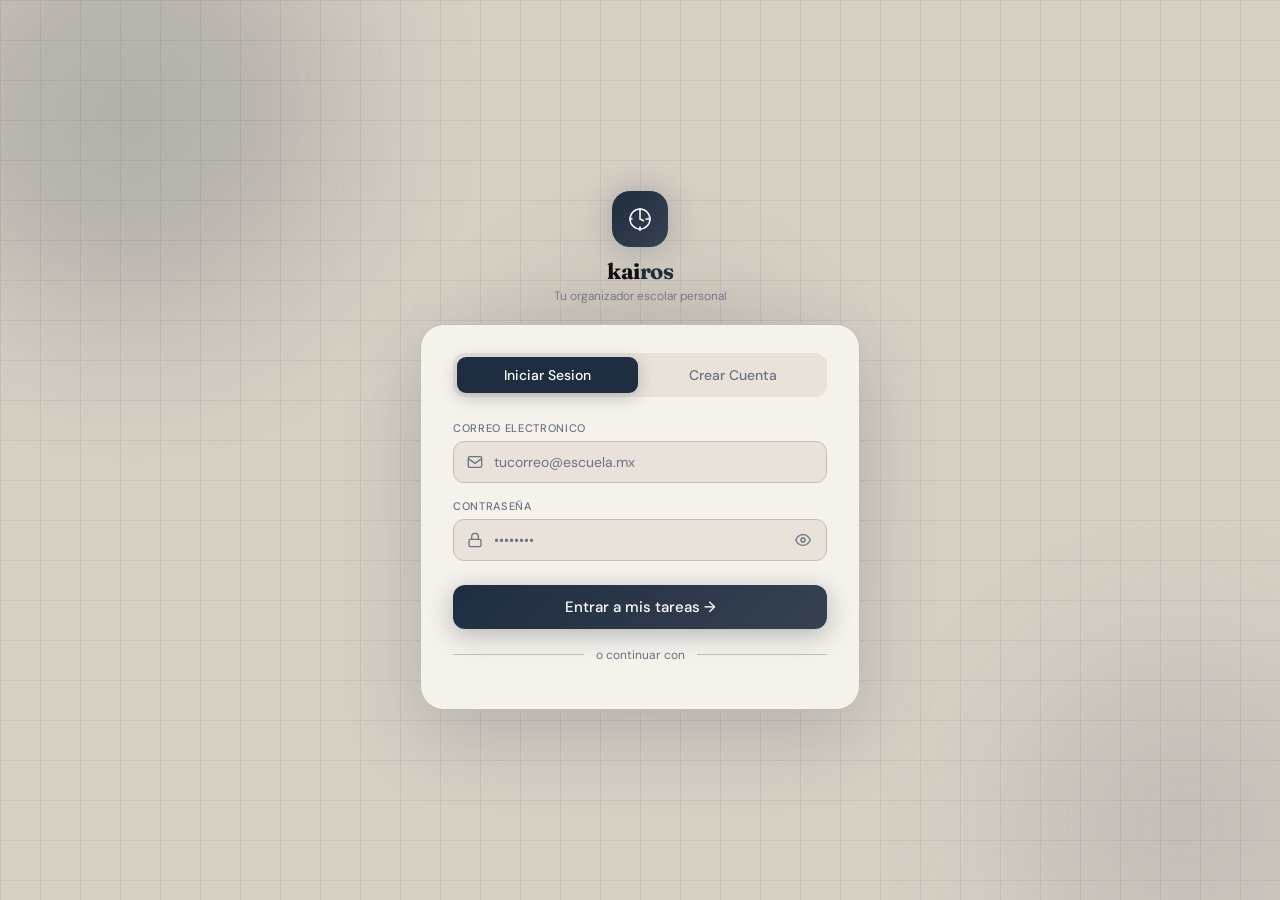
<file: programa/test for front end/inicio.html>
<!DOCTYPE html>
<html lang="es">
<head>
<meta charset="UTF-8" />
<meta name="viewport" content="width=device-width, initial-scale=1.0"/>
<title>kairos — Acceso</title>
<link href="https://fonts.googleapis.com/css2?family=Fraunces:ital,opsz,wght@0,9..144,300;0,9..144,600;0,9..144,700;1,9..144,400&family=DM+Sans:wght@300;400;500&display=swap" rel="stylesheet"/>
<style>
  /* ==========================================
     RESET Y VARIABLES
     ========================================== */
  *, *::before, *::after { box-sizing: border-box; margin: 0; padding: 0; }
  
  :root {
    --bg: #d6cfc4;
    --surface: #f5f1eb;
    --surface2: #e8e2d8;
    --border: #c4bdb2;
    --accent: #1e2d40;
    --accent2: #6b7280;
    --text: #111111;
    --muted: #6b7280;
    --danger: #b91c1c;
    --success: #166534;
  }

  /* ==========================================
     BASE Y BACKGROUND
     ========================================== */
  body {
    background: var(--bg);
    min-height: 100vh;
    display: flex;
    align-items: center;
    justify-content: center;
    font-family: 'DM Sans', sans-serif;
    color: var(--text);
    overflow: hidden;
  }

  .bg-orbs { position: fixed; inset: 0; pointer-events: none; z-index: 0; }
  .orb { position: absolute; border-radius: 50%; filter: blur(80px); opacity: 0.18; animation: float 12s ease-in-out infinite; }
  .orb1 { width: 420px; height: 420px; background: #1e2d40; top: -100px; left: -80px; animation-delay: 0s; }
  .orb2 { width: 320px; height: 320px; background: #6b7280; bottom: -80px; right: -60px; animation-delay: -5s; }
  .orb3 { width: 260px; height: 260px; background: #111111; top: 50%; left: 50%; transform: translate(-50%,-50%); animation-delay: -8s; }
  
  @keyframes float { 0%, 100% { transform: translateY(0) scale(1); } 50% { transform: translateY(-30px) scale(1.05); } }
  
  .bg-grid {
    position: fixed;
    inset: 0;
    z-index: 0;
    background-image: linear-gradient(rgba(30,45,64,0.07) 1px, transparent 1px),
                      linear-gradient(90deg, rgba(30,45,64,0.07) 1px, transparent 1px);
    background-size: 40px 40px;
  }

  /* ==========================================
     CONTENEDOR PRINCIPAL - LOGO MAS PEQUEÑO
     ========================================== */
  .card-wrap {
    position: relative;
    z-index: 1;
    width: min(440px, 92vw);
    margin: 0 auto;
  }

  /* LOGO REDISEÑADO - OCUPA MENOS ESPACIO */
  .logo {
    text-align: center;
    margin-bottom: 20px;
    animation: slideDown 0.6s cubic-bezier(0.22,1,0.36,1) both;
  }

  .logo-icon {
    display: inline-flex;
    align-items: center;
    justify-content: center;
    width: 56px;
    height: 56px;
    background: linear-gradient(135deg, var(--accent), #374151);
    border-radius: 18px;
    margin-bottom: 10px;
    box-shadow: 0 0 30px rgba(30,45,64,0.25);
    padding: 8px;
  }

  .logo-icon svg {
    width: 24px;
    height: 24px;
  }

  .logo h1 {
    font-family: 'Fraunces', serif;
    font-size: 22px;
    font-weight: 700;
    letter-spacing: -0.5px;
    color: var(--text);
  }

  .logo span { color: var(--accent); }

  .logo p {
    font-size: 12px;
    color: var(--muted);
    margin-top: 3px;
    font-weight: 300;
  }

  /* ==========================================
     TARJETA PRINCIPAL
     ========================================== */
  .card {
    background: var(--surface);
    border: 1px solid var(--border);
    border-radius: 24px;
    padding: 28px 32px 28px;
    box-shadow: 0 24px 80px rgba(30,45,64,0.18);
    animation: slideUp 0.6s cubic-bezier(0.22,1,0.36,1) 0.1s both;
  }

  @keyframes slideDown {
    from { opacity: 0; transform: translateY(-20px); }
    to { opacity: 1; transform: translateY(0); }
  }
  
  @keyframes slideUp {
    from { opacity: 0; transform: translateY(24px); }
    to { opacity: 1; transform: translateY(0); }
  }

  /* ==========================================
     TABS
     ========================================== */
  .tabs {
    display: flex;
    background: var(--surface2);
    border-radius: 12px;
    padding: 4px;
    margin-bottom: 24px;
    gap: 4px;
  }

  .tab-btn {
    flex: 1;
    padding: 9px 0;
    border: none;
    background: none;
    cursor: pointer;
    font-family: 'DM Sans', sans-serif;
    font-size: 14px;
    font-weight: 500;
    color: var(--muted);
    border-radius: 9px;
    transition: all 0.25s;
  }

  .tab-btn.active {
    background: var(--accent);
    color: #fff;
    box-shadow: 0 4px 16px rgba(30,45,64,0.25);
  }

  /* ==========================================
     FORMULARIOS
     ========================================== */
  .form-view { display: none; }
  .form-view.active { display: block; animation: fadeIn 0.3s ease both; }
  
  @keyframes fadeIn {
    from { opacity: 0; transform: translateY(6px); }
    to { opacity: 1; transform: translateY(0); }
  }

  .field { margin-bottom: 16px; }
  
  .field label {
    display: block;
    font-size: 11px;
    font-weight: 500;
    color: var(--muted);
    text-transform: uppercase;
    letter-spacing: 0.06em;
    margin-bottom: 6px;
  }

  .input-wrap {
    position: relative;
    display: flex;
    align-items: center;
  }

  .input-icon {
    position: absolute;
    left: 14px;
    color: var(--muted);
    display: flex;
    align-items: center;
    pointer-events: none;
  }

  .input-icon svg { width: 16px; height: 16px; }

  input[type="text"], input[type="email"], input[type="password"], select {
    width: 100%;
    background: var(--surface2);
    border: 1.5px solid var(--border);
    border-radius: 11px;
    padding: 11px 14px 11px 40px;
    font-family: 'DM Sans', sans-serif;
    font-size: 14px;
    color: var(--text);
    outline: none;
    transition: border-color 0.2s, box-shadow 0.2s;
    -webkit-appearance: none;
  }

  input::placeholder { color: var(--muted); }

  input:focus, select:focus {
    border-color: var(--accent);
    box-shadow: 0 0 0 3px rgba(30,45,64,0.15);
  }

  select { cursor: pointer; }
  select option { background: var(--surface); color: var(--text); }

  .toggle-pass {
    position: absolute;
    right: 12px;
    background: none;
    border: none;
    cursor: pointer;
    color: var(--muted);
    display: flex;
    padding: 4px;
    transition: color 0.2s;
  }

  .toggle-pass:hover { color: var(--text); }
  .toggle-pass svg { width: 16px; height: 16px; }

  .row-2 { display: grid; grid-template-columns: 1fr 1fr; gap: 12px; }

  /* ==========================================
     INDICADOR DE FORTALEZA
     ========================================== */
  .strength-bar { display: flex; gap: 4px; margin-top: 8px; }
  .seg { flex: 1; height: 3px; border-radius: 9px; background: var(--border); transition: background 0.3s; }
  .seg.active.s1 { background: var(--danger); }
  .seg.active.s2 { background: var(--accent2); }
  .seg.active.s3, .seg.active.s4 { background: var(--success); }
  .strength-label { font-size: 11px; color: var(--muted); margin-top: 5px; }

  /* ==========================================
     CHECKBOX Y ENLACES
     ========================================== */
  .check-row {
    display: flex;
    align-items: center;
    gap: 10px;
    margin-bottom: 8px;
  }

  .check-row input[type="checkbox"] {
    width: 16px;
    height: 16px;
    padding: 0;
    accent-color: var(--accent);
    cursor: pointer;
    flex-shrink: 0;
  }

  .check-row label {
    font-size: 12px;
    color: var(--muted);
    margin: 0;
    text-transform: none;
    letter-spacing: 0;
    cursor: pointer;
  }

  .check-row a {
    color: var(--accent);
    text-decoration: none;
  }

  .check-row a:hover { text-decoration: underline; }

  .forgot {
    text-align: right;
    margin-top: -10px;
    margin-bottom: 18px;
  }

  .forgot a {
    font-size: 12px;
    color: var(--accent);
    text-decoration: none;
  }

  .forgot a:hover { text-decoration: underline; }

  /* ==========================================
     BOTONES
     ========================================== */
  .btn-submit {
    width: 100%;
    background: linear-gradient(135deg, var(--accent), #374151);
    border: none;
    border-radius: 12px;
    padding: 12px;
    font-family: 'DM Sans', sans-serif;
    font-size: 15px;
    font-weight: 500;
    color: #fff;
    cursor: pointer;
    box-shadow: 0 6px 24px rgba(30,45,64,0.3);
    transition: transform 0.15s, box-shadow 0.15s, opacity 0.15s;
    position: relative;
    overflow: hidden;
    margin-top: 8px;
  }

  .btn-submit:hover {
    transform: translateY(-2px);
    box-shadow: 0 10px 32px rgba(30,45,64,0.4);
  }

  .btn-submit:active { transform: translateY(0); }
  .btn-submit:disabled { opacity: 0.6; cursor: not-allowed; transform: none; }

  .btn-submit .ripple {
    position: absolute;
    border-radius: 50%;
    background: rgba(255,255,255,0.25);
    transform: scale(0);
    animation: ripple 0.55s ease-out;
    pointer-events: none;
  }

  @keyframes ripple { to { transform: scale(4); opacity: 0; } }

  /* ==========================================
     DIVISOR Y SOCIAL
     ========================================== */
  .divider {
    display: flex;
    align-items: center;
    gap: 12px;
    margin: 18px 0;
    font-size: 12px;
    color: var(--muted);
  }

  .divider::before, .divider::after {
    content: '';
    flex: 1;
    height: 1px;
    background: var(--border);
  }

  .social-row { display: flex; gap: 10px; }

  .btn-social {
    flex: 1;
    display: flex;
    align-items: center;
    justify-content: center;
    gap: 8px;
    background: var(--surface2);
    border: 1.5px solid var(--border);
    border-radius: 11px;
    padding: 10px 8px;
    font-family: 'DM Sans', sans-serif;
    font-size: 13px;
    font-weight: 500;
    color: var(--text);
    cursor: pointer;
    transition: border-color 0.2s, background 0.2s;
  }

  .btn-social:hover {
    background: var(--border);
    border-color: var(--muted);
  }

  .btn-social svg { width: 18px; height: 18px; }

  /* ==========================================
     TOAST NOTIFICACIONES
     ========================================== */
  .toast {
    position: fixed;
    bottom: 28px;
    left: 50%;
    transform: translateX(-50%) translateY(60px);
    background: var(--surface);
    border: 1px solid var(--border);
    border-radius: 12px;
    padding: 10px 18px;
    font-size: 13px;
    display: flex;
    align-items: center;
    gap: 10px;
    box-shadow: 0 8px 32px rgba(30,45,64,0.2);
    transition: transform 0.4s cubic-bezier(0.22,1,0.36,1), opacity 0.4s;
    opacity: 0;
    z-index: 100;
    white-space: nowrap;
  }

  .toast.show {
    transform: translateX(-50%) translateY(0);
    opacity: 1;
  }

  .toast-icon { font-size: 16px; }

  /* ==========================================
     SCROLLBAR Y OTROS
     ========================================== */
  ::-webkit-scrollbar { width: 6px; }
  ::-webkit-scrollbar-track { background: transparent; }
  ::-webkit-scrollbar-thumb { background: var(--border); border-radius: 9px; }

  .spinner {
    display: inline-block;
    width: 16px;
    height: 16px;
    border: 2px solid rgba(255,255,255,0.4);
    border-top-color: #fff;
    border-radius: 50%;
    animation: spin 0.7s linear infinite;
    vertical-align: middle;
    margin-right: 8px;
  }

  @keyframes spin { to { transform: rotate(360deg); } }

  .config-banner {
    background: #FFF3CD;
    border: 1px solid #F0D080;
    border-radius: 10px;
    padding: 10px 14px;
    margin-bottom: 18px;
    font-size: 12px;
    color: #92400E;
    display: flex;
    align-items: center;
    gap: 8px;
  }

  .config-banner code {
    background: rgba(0,0,0,0.08);
    padding: 2px 5px;
    border-radius: 4px;
    font-size: 11px;
  }

  /* ==========================================
     RESPONSIVE
     ========================================== */
  @media (max-width: 480px) {
    .card { padding: 20px 20px 20px; }
    .logo h1 { font-size: 20px; }
    .logo-icon { width: 48px; height: 48px; }
    .logo-icon svg { width: 22px; height: 22px; }
    .row-2 { gap: 10px; }
  }
</style>
</head>
<body>
 
<script>
  // CAMBIA ESTA URL SI NECESITAS CONECTARTE A OTRO SERVIDOR
  const API_BASE = 'http://186.96.178.180/alu/p24330050470371/proyecto1/backend';
  const ENDPOINTS = {
    login:    `${API_BASE}/login.php`,
    register: `${API_BASE}/register.php`,
    forgot:   `${API_BASE}/forgot_password.php`,
  };
</script>
 
<div class="bg-orbs">
  <div class="orb orb1"></div>
  <div class="orb orb2"></div>
  <div class="orb orb3"></div>
</div>
<div class="bg-grid"></div>
 
<div class="card-wrap">
  <div class="logo">
    <div class="logo-icon">
      <svg viewBox="0 0 24 24" fill="none" stroke="white" stroke-width="1.5">
        <path d="M12 6v6l4 2" stroke="white" fill="none"/>
        <circle cx="12" cy="12" r="10" stroke="white" fill="none"/>
        <path d="M12 2v4M22 12h-4M12 20v4M4 12H2" stroke="white" stroke-linecap="round"/>
      </svg>
    </div>
    <h1>kai<span>ros</span></h1>
    <p>Tu organizador escolar personal</p>
  </div>
 
  <div class="card">
    <div class="tabs">
      <button class="tab-btn active" onclick="switchTab('login')">Iniciar Sesion</button>
      <button class="tab-btn" onclick="switchTab('register')">Crear Cuenta</button>
    </div>
 
    <div class="form-view active" id="form-login">
      <div class="field">
        <label>Correo electronico</label>
        <div class="input-wrap">
          <span class="input-icon"><svg viewBox="0 0 24 24" fill="none" stroke="currentColor" stroke-width="2"><rect x="2" y="4" width="20" height="16" rx="2"/><path d="m2 7 10 7 10-7"/></svg></span>
          <input type="email" placeholder="tucorreo@escuela.mx" id="login-email"/>
        </div>
      </div>
      <div class="field">
        <label>Contraseña</label>
        <div class="input-wrap">
          <span class="input-icon"><svg viewBox="0 0 24 24" fill="none" stroke="currentColor" stroke-width="2"><rect x="3" y="11" width="18" height="11" rx="2"/><path d="M7 11V7a5 5 0 0 1 10 0v4"/></svg></span>
          <input type="password" placeholder="••••••••" id="login-pass"/>
          <button class="toggle-pass" onclick="togglePass('login-pass', this)" type="button">
            <svg viewBox="0 0 24 24" fill="none" stroke="currentColor" stroke-width="2"><path d="M1 12s4-8 11-8 11 8 11 8-4 8-11 8-11-8-11-8z"/><circle cx="12" cy="12" r="3"/></svg>
          </button>
        </div>
      </div>
    
      <button class="btn-submit" id="btn-login" onclick="handleLogin(event)">Entrar a mis tareas →</button>
      <div class="divider">o continuar con</div>
      <div class="social-row"></div>
    </div>
 
    <div class="form-view" id="form-register">
      <div class="row-2">
        <div class="field">
          <label>Nombre</label>
          <div class="input-wrap">
            <span class="input-icon"><svg viewBox="0 0 24 24" fill="none" stroke="currentColor" stroke-width="2"><circle cx="12" cy="8" r="4"/><path d="M4 20c0-4 3.6-7 8-7s8 3 8 7"/></svg></span>
            <input type="text" placeholder="Ana" id="reg-nombre"/>
          </div>
        </div>
        <div class="field">
          <label>Apellido</label>
          <div class="input-wrap">
            <span class="input-icon"><svg viewBox="0 0 24 24" fill="none" stroke="currentColor" stroke-width="2"><circle cx="12" cy="8" r="4"/><path d="M4 20c0-4 3.6-7 8-7s8 3 8 7"/></svg></span>
            <input type="text" placeholder="Garcia" id="reg-apellido"/>
          </div>
        </div>
      </div>
      <div class="field">
        <label>Correo electronico</label>
        <div class="input-wrap">
          <span class="input-icon"><svg viewBox="0 0 24 24" fill="none" stroke="currentColor" stroke-width="2"><rect x="2" y="4" width="20" height="16" rx="2"/><path d="m2 7 10 7 10-7"/></svg></span>
          <input type="email" placeholder="tucorreo@escuela.mx" id="reg-email"/>
        </div>
      </div>
      <div class="row-2">
        <div class="field">
          <label>Grado escolar</label>
          <div class="input-wrap">
            <span class="input-icon"><svg viewBox="0 0 24 24" fill="none" stroke="currentColor" stroke-width="2"><path d="M22 10v6M2 10l10-5 10-5 10 5-10 5z"/><path d="M6 12v5c0 1.1 2.7 2 6 2s6-.9 6-2v-5"/></svg></span>
            <select id="reg-grado">
              <option value="">Selecciona</option>
              <option>1° Primaria</option><option>2° Primaria</option>
              <option>3° Primaria</option><option>4° Primaria</option>
              <option>5° Primaria</option><option>6° Primaria</option>
              <option>1° Secundaria</option><option>2° Secundaria</option>
              <option>3° Secundaria</option>
              <option>1° Preparatoria</option><option>2° Preparatoria</option>
              <option>3° Preparatoria</option>
              <option>Universidad</option>
            </select>
          </div>
        </div>
        <div class="field">
          <label>Turno</label>
          <div class="input-wrap">
            <span class="input-icon"><svg viewBox="0 0 24 24" fill="none" stroke="currentColor" stroke-width="2"><circle cx="12" cy="12" r="10"/><path d="M12 6v6l4 2"/></svg></span>
            <select id="reg-turno">
              <option>Matutino</option>
              <option>Vespertino</option>
              <option>Nocturno</option>
            </select>
          </div>
        </div>
      </div>
      <div class="field">
        <label>Contraseña</label>
        <div class="input-wrap">
          <span class="input-icon"><svg viewBox="0 0 24 24" fill="none" stroke="currentColor" stroke-width="2"><rect x="3" y="11" width="18" height="11" rx="2"/><path d="M7 11V7a5 5 0 0 1 10 0v4"/></svg></span>
          <input type="password" placeholder="••••••••" id="reg-pass" oninput="checkStrength(this.value)"/>
          <button class="toggle-pass" onclick="togglePass('reg-pass', this)" type="button">
            <svg viewBox="0 0 24 24" fill="none" stroke="currentColor" stroke-width="2"><path d="M1 12s4-8 11-8 11 8 11 8-4 8-11 8-11-8-11-8z"/><circle cx="12" cy="12" r="3"/></svg>
          </button>
        </div>
        <div class="strength-bar" id="str-bar">
          <div class="seg" id="s1"></div><div class="seg" id="s2"></div>
          <div class="seg" id="s3"></div><div class="seg" id="s4"></div>
        </div>
        <p class="strength-label" id="str-label"></p>
      </div>
      <div class="check-row">
        <input type="checkbox" id="reg-terms"/>
        <label for="reg-terms">Acepto los <a href="#">Terminos de uso</a> y la <a href="#">Politica de privacidad</a></label>
      </div>
      <button class="btn-submit" id="btn-register" onclick="handleRegister(event)">Crear mi cuenta →</button>
    </div>
  </div>
</div>
 
<div class="toast" id="toast">
  <span class="toast-icon" id="toast-icon"></span>
  <span id="toast-msg"></span>
</div>
 
<script>
function switchTab(tab) {
  document.querySelectorAll('.tab-btn').forEach((b,i) =>
    b.classList.toggle('active', (tab==='login'&&i===0)||(tab==='register'&&i===1)));
  document.querySelectorAll('.form-view').forEach(f => f.classList.remove('active'));
  document.getElementById('form-' + tab).classList.add('active');
}
 
function togglePass(id, btn) {
  const inp = document.getElementById(id);
  const isPass = inp.type === 'password';
  inp.type = isPass ? 'text' : 'password';
  btn.innerHTML = isPass
    ? `<svg viewBox="0 0 24 24" fill="none" stroke="currentColor" stroke-width="2"><path d="M17.94 17.94A10.07 10.07 0 0 1 12 20c-7 0-11-8-11-8a18.45 18.45 0 0 1 5.06-5.94"/><path d="M9.9 4.24A9.12 9.12 0 0 1 12 4c7 0 11 8 11 8a18.5 18.5 0 0 1-2.16 3.19"/><line x1="1" y1="1" x2="23" y2="23"/></svg>`
    : `<svg viewBox="0 0 24 24" fill="none" stroke="currentColor" stroke-width="2"><path d="M1 12s4-8 11-8 11 8 11 8-4 8-11 8-11-8-11-8z"/><circle cx="12" cy="12" r="3"/></svg>`;
}
 
function checkStrength(val) {
  const segs  = ['s1','s2','s3','s4'].map(id => document.getElementById(id));
  const labels = ['', 'Debil', 'Regular', 'Buena', 'Fuerte'];
  let score = 0;
  if(val.length >= 8)          score++;
  if(/[A-Z]/.test(val))        score++;
  if(/[0-9]/.test(val))        score++;
  if(/[^A-Za-z0-9]/.test(val)) score++;
  segs.forEach((s,i) => {
    s.className = 'seg';
    if(i < score) s.classList.add('active', 's'+score);
  });
  document.getElementById('str-label').textContent = val.length ? labels[score] : '';
}
 
function showToast(msg) {
  const t    = document.getElementById('toast');
  const icon = msg.match(/^[^\w\s]/);
  const iconChar = (icon && icon[0]) || 'ℹ️';
  const text = msg.replace(/^[^\w\s]*/, '').trim();
  document.getElementById('toast-icon').textContent = iconChar;
  document.getElementById('toast-msg').textContent  = text || msg;
  t.classList.add('show');
  setTimeout(() => t.classList.remove('show'), 3000);
}
 
function setLoading(btnId, loading, originalText) {
  const btn = document.getElementById(btnId);
  btn.disabled = loading;
  btn.innerHTML = loading ? `<span class="spinner"></span> Cargando...` : originalText;
}
 
function addRipple(e) {
  const btn  = e.currentTarget;
  const r    = document.createElement('span');
  r.className = 'ripple';
  const rect = btn.getBoundingClientRect();
  const size = Math.max(rect.width, rect.height);
  r.style.cssText = `width:${size}px;height:${size}px;left:${e.clientX-rect.left-size/2}px;top:${e.clientY-rect.top-size/2}px`;
  btn.appendChild(r);
  setTimeout(() => r.remove(), 600);
}
document.querySelectorAll('.btn-submit').forEach(b => b.addEventListener('click', addRipple));
 
async function apiCall(url, body) {
  const res = await fetch(url, {
    method: 'POST',
    headers: { 'Content-Type': 'application/json', 'Accept': 'application/json' },
    body: JSON.stringify(body),
    credentials: 'same-origin',
  });
  let data;
  try { data = await res.json(); }
  catch (_) { data = { ok: false, message: `Error del servidor (HTTP ${res.status})` }; }
  return { status: res.status, ...data };
}
 
async function handleLogin(e) {
  const email = document.getElementById('login-email').value.trim();
  const pass  = document.getElementById('login-pass').value;
  if (!email || !pass)                       { showToast('⚠️ Completa todos los campos'); return; }
  if (!/^[^\s@]+@[^\s@]+\.[^\s@]+$/.test(email)) { showToast('⚠️ Correo invalido'); return; }
  setLoading('btn-login', true, 'Entrar a mis tareas →');
  try {
    const data = await apiCall(ENDPOINTS.login, { email, password: pass });
    if (data.ok) {
      if (data.token) localStorage.setItem('kairos_token', data.token);
      if (data.usuario) localStorage.setItem('kairos_user', JSON.stringify(data.usuario));
      showToast('✅ Bienvenido/a de vuelta!');
      setTimeout(() => { window.location.href = data.redirect || 'dashboard.html'; }, 1200);
    } else {
      showToast('❌ ' + (data.message || 'Credenciales incorrectas'));
    }
  } catch (err) {
    showToast('🔌 No se pudo conectar con el servidor');
    console.error('[kairos] login error:', err);
  } finally {
    setLoading('btn-login', false, 'Entrar a mis tareas →');
  }
}
 
async function handleRegister(e) {
  const nombre   = document.getElementById('reg-nombre').value.trim();
  const apellido = document.getElementById('reg-apellido').value.trim();
  const email    = document.getElementById('reg-email').value.trim();
  const grado    = document.getElementById('reg-grado').value;
  const turno    = document.getElementById('reg-turno').value;
  const pass     = document.getElementById('reg-pass').value;
  const terms    = document.getElementById('reg-terms').checked;
  if (!nombre || !apellido || !email || !grado || !pass) { showToast('⚠️ Completa todos los campos'); return; }
  if (!/^[^\s@]+@[^\s@]+\.[^\s@]+$/.test(email))        { showToast('⚠️ Correo invalido'); return; }
  if (pass.length < 6)                                    { showToast('⚠️ La contraseña es muy corta'); return; }
  if (!terms)                                             { showToast('⚠️ Acepta los terminos para continuar'); return; }
  setLoading('btn-register', true, 'Crear mi cuenta →');
  try {
    const data = await apiCall(ENDPOINTS.register, { nombre, apellido, email, password: pass, grado, turno });
    if (data.ok) {
      showToast('🎉 Cuenta creada exitosamente!');
      setTimeout(() => switchTab('login'), 1500);
    } else {
      showToast('❌ ' + (data.message || 'No se pudo crear la cuenta'));
    }
  } catch (err) {
    showToast('🔌 No se pudo conectar con el servidor');
    console.error('[kairos] register error:', err);
  } finally {
    setLoading('btn-register', false, 'Crear mi cuenta →');
  }
}
</script>
</body>
</html>
</file>
